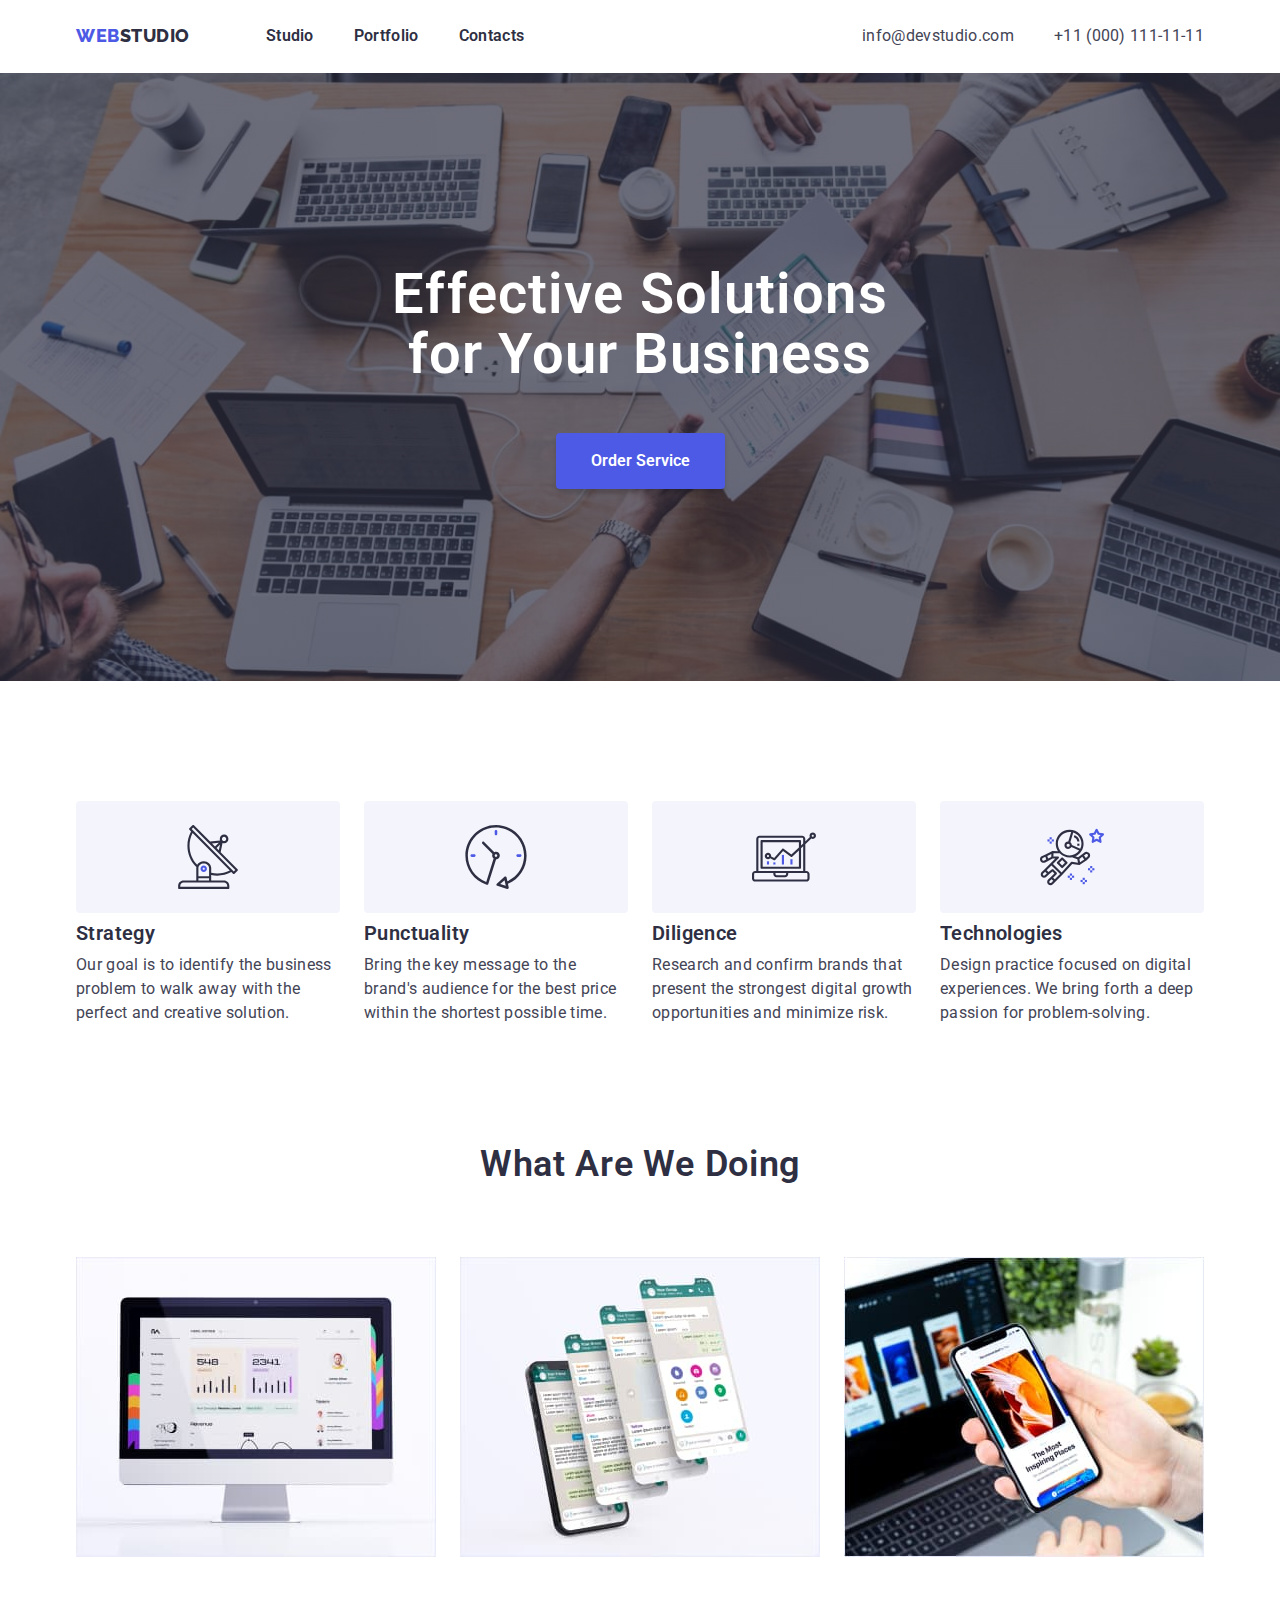
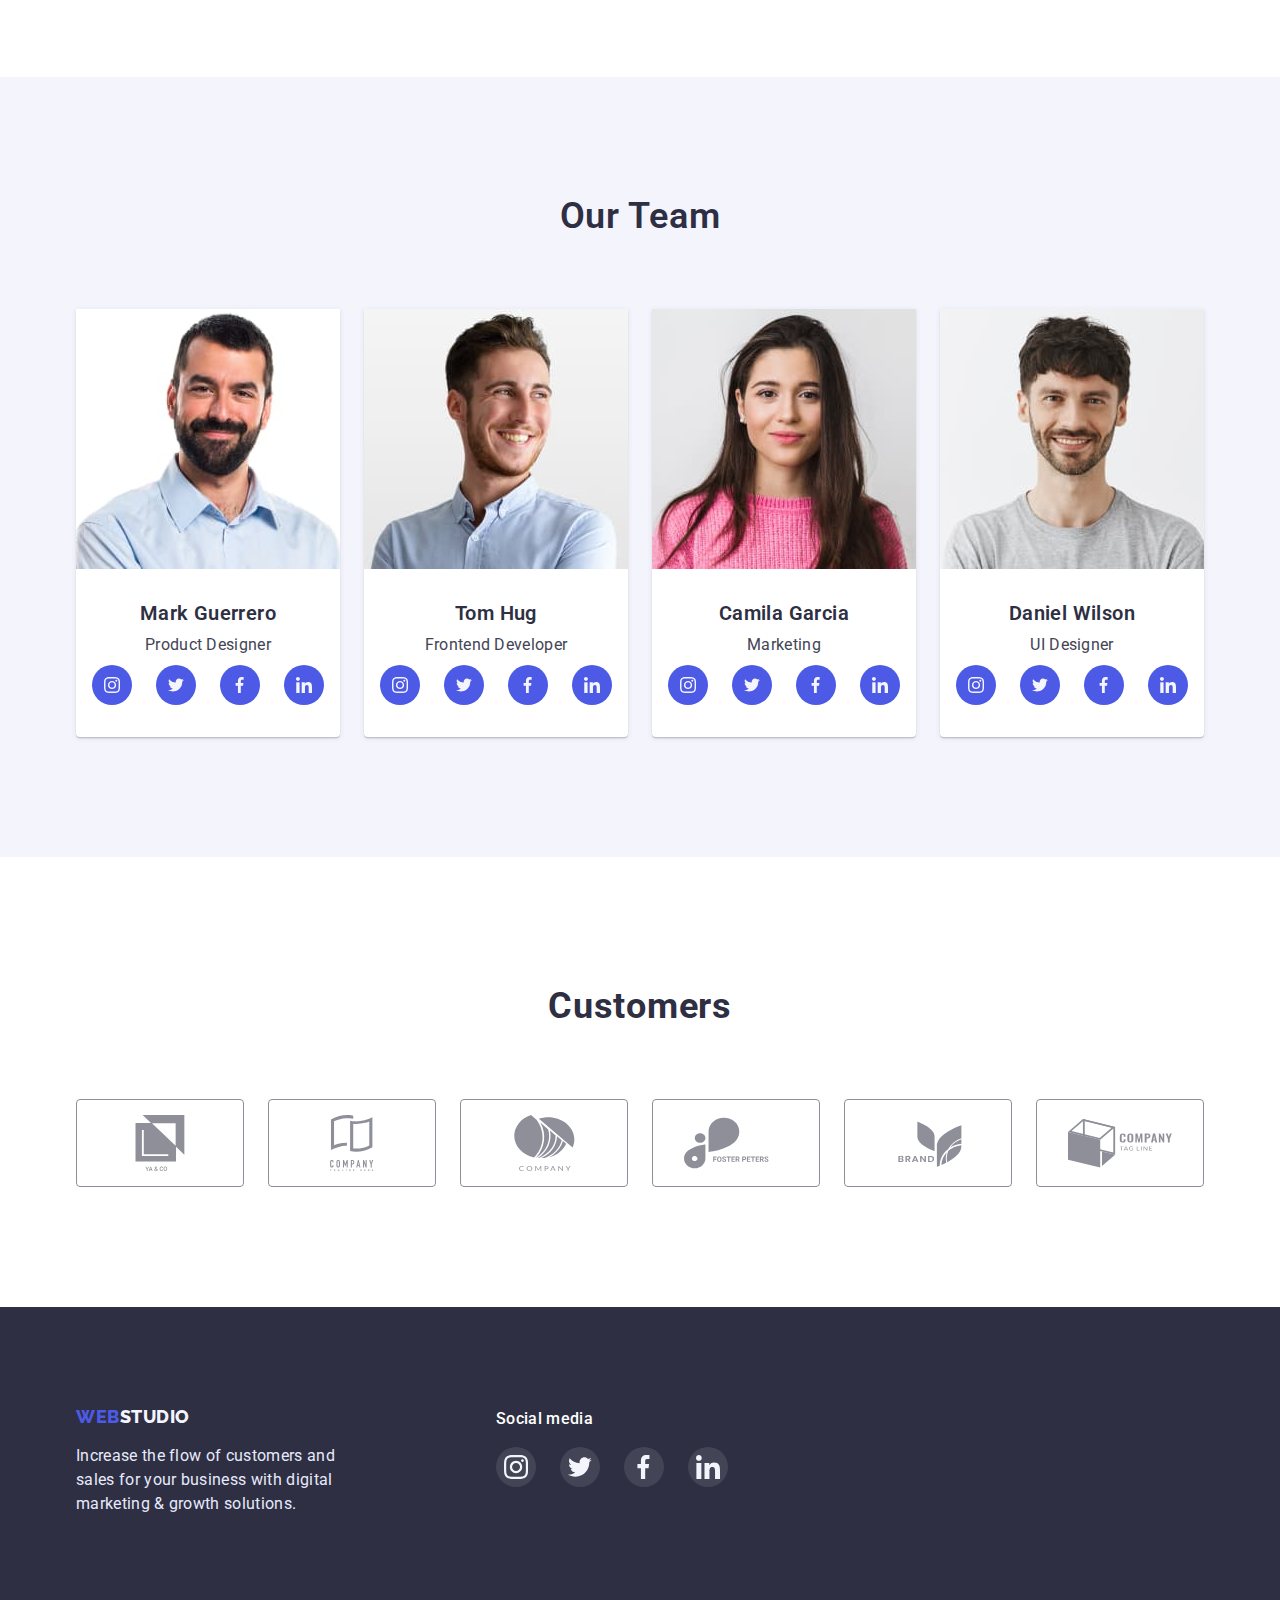
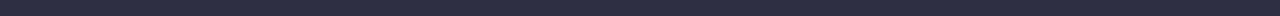
<file: index.html>
<!DOCTYPE html>
<html lang="en">
<head>
    <meta charset="UTF-8">
    <meta http-equiv="X-UA-Compatible" content="IE=edge">
    <meta name="viewport" content="width=device-width, initial-scale=1.0">
    <title>"WEBSTUDIO"</title>
    <link rel="preconnect" href="https://fonts.googleapis.com" />
    <link rel="preconnect" href="https://fonts.gstatic.com" crossorigin />
    <link
      href="https://fonts.googleapis.com/css2?family=Raleway:wght@800&family=Roboto:wght@400;500;700&display=swap" rel="stylesheet"/>
      <link rel="stylesheet" href="https://cdn.jsdelivr.net/npm/modern-normalize@1.1.0/modern-normalize.min.css">
      <link rel="stylesheet" href="./css/styles.css">
</head>
<body>
    <header class="header">
        
        <div class="container header-container">
            <nav class="header-navigation">
                <a href="./index.html" class="link header-logo"
                  >web<span class="span-studio">studio</span></a>
                <ul class="site-navigation list">
                  <li class="header-item">
                    <a class="link header-link" href="./index.html">Studio</a>
                  </li>
                  <li class="header-item">
                    <a class="link header-link" href="./portfolio.html">Portfolio</a>
                  </li>
                  <li class="header-item">
                    <a class="link header-link" href="">Contacts</a>
                  </li>
                </ul>
            </nav>
            <ul class="site-authorization list">
                <li class="header-item">
                  <a class="link header-mail" href="mailto:info@devstudio.com"
                    >info@devstudio.com</a
                  >
                </li>
                <li class="header-item">
                  <a class="link header-tel" href="tel:+110001111111"
                    >+11 (000) 111-11-11</a>
                </li>
            </ul>
        </div>
      
  </header>
  <main>
    <section class="hero">
<div class="container">
    <div class="hero-box">
        <h1 class="hero-title">Effective Solutions for Your Business</h1>
     

        <button type="button" class="hero-btn btn-hover btn-focus">Order Service</button>
    </div>
</div>
    </section>

    <section class="solution">
        <div class="container">
        <h2 class="solution-title visually-hidden">Solving a problem</h2>
        <ul class="solution-list list">
          <li class="solution-item">
            <div class="solution-icon-container">
              <svg class="solution-icon" width="64" height="64">
              <use href="./images/sprite.svg#icon-antenna"></use>
              </svg>
            </div>
            <h3 class="solution-subtitle">Strategy</h3>
            <div class="solution-organize">
              <p class="solution-text">
                Our goal is to identify the business problem to walk away with the
                perfect and creative solution.
              </p>
            </div>
          </li>
          <li>
            <div class="solution-icon-container">
              <svg class="solution-icon" width="64" height="64">
              <use href="./images/sprite.svg#icon-clock"></use>
              </svg>
            </div>
            <h3 class="solution-subtitle">Punctuality</h3>
            <div class="solution-organize">
              <p class="solution-text">
                Bring the key message to the brand's audience for the best price
                within the shortest possible time.
              </p>
            </div>
          </li>
          <li class="solution-item">
            <div class="solution-icon-container">
              <svg class="solution-icon" width="64" height="64">
              <use href="./images/sprite.svg#icon-diagram"></use>
              </svg>
            </div>
            <h3 class="solution-subtitle">Diligence</h3>
            <div class="solution-organize">
              <p class="solution-text">
                Research and confirm brands that present the strongest digital
                growth opportunities and minimize risk.
              </p>
            </div>
          </li>
          <li class="solution-item">
            <div class="solution-icon-container">
              <svg class="solution-icon" width="64" height="64">
              <use href="./images/sprite.svg#icon-astronaut"></use>
              </svg>
            </div>
            <h3 class="solution-subtitle">Technologies</h3>
            <div class="solution-organize">
              <p class="solution-text">
                Design practice focused on digital experiences. We bring forth a
                deep passion for problem-solving.
              </p>
            </div>
          </li>
        </ul>
        </div>
      </section>

      <section class="services">
        <div class="container">
            <h2 class="services-title">What are we doing</h2>
        <ul class="services-list list">
          <li class="services-items">
            <img src="./images/rectangle71.jpg" alt="monitor" width="360" />
          </li>
          <li class="services-items">
            <img src="./images/rectangle72.jpg" alt="phones" width="360" />
          </li>
          <li class="services-items">
            <img src="./images/rectangle73.jpg" alt="icon3" width="360" />
          </li>
        </ul>
        </div>
      </section>

      <section class="team">
        <div class="team-organise container">
          <h2 class="team-title">Our Team</h2>
        <ul class="team-list list">
          <li class="team-item">
            <img class="team-photo" src="./images/00.jpg" alt="Product Designer" width="264" />
            <div class="team-text-organise">
            <h3 class="team-subtitle">Mark Guerrero</h3>
            <p class="team-text">Product Designer</p>
            <ul class="social-list list">
              <li class="social-list-item">
                <a href="" class="social-list-link">
                  <svg class="social-list-icon" width="16" height="16">
                    <use href="./images/sprite.svg#instagram"></use>
                  </svg>
                </a>
              </li>
              <li class="social-list-item">
                <a href="" class="social-list-link">
                  <svg class="social-list-icon" width="16" height="16">
                    <use href="./images/sprite.svg#twiter"></use>
                  </svg>
                </a>
              </li>
              <li class="social-list-item">
                <a href="" class="social-list-link">
                  <svg class="social-list-icon" width="16" height="16">
                    <use href="./images/sprite.svg#facebook"></use>
                  </svg>
                </a>
              </li>
              <li class="social-list-item">
                <a href="" class="social-list-link">
                  <svg class="social-list-icon" width="16" height="16">
                    <use href="./images/sprite.svg#linkedin"></use>
                  </svg>
                </a>
              </li>
            </ul>
            </div>
          </li>
          <li class="team-item">
            <img class="team-photo" src="./images/01.jpg" alt="Frontend Developer" width="264" />
            <div class="team-text-organise">
            <h3 class="team-subtitle">Tom Hug</h3>
            <p class="team-text">Frontend Developer</p>
            <ul class="social-list list">
              <li class="social-list-item">
                <a href="" class="social-list-link">
                  <svg class="social-list-icon" width="16" height="16">
                    <use href="./images/sprite.svg#instagram"></use>
                  </svg>
                </a>
              </li>
              <li class="social-list-item">
                <a href="" class="social-list-link">
                  <svg class="social-list-icon" width="16" height="16">
                    <use href="./images/sprite.svg#twiter"></use>
                  </svg>
                </a>
              </li>
              <li class="social-list-item">
                <a href="" class="social-list-link">
                  <svg class="social-list-icon" width="16" height="16">
                    <use href="./images/sprite.svg#facebook"></use>
                  </svg>
                </a>
              </li>
              <li class="social-list-item">
                <a href="" class="social-list-link">
                  <svg class="social-list-icon" width="16" height="16">
                    <use href="./images/sprite.svg#linkedin"></use>
                  </svg>
                </a>
              </li>
            </ul>
          </div>
          </li>
          <li class="team-item">
            <img class="team-photo" src="./images/02.jpg" alt="Marketing" width="264" />
            <div class="team-text-organise">
            <h3 class="team-subtitle">Camila Garcia</h3>
            <p class="team-text">Marketing</p>
            <ul class="social-list list">
              <li class="social-list-item">
                <a href="" class="social-list-link">
                  <svg class="social-list-icon" width="16" height="16">
                    <use href="./images/sprite.svg#instagram"></use>
                  </svg>
                </a>
              </li>
              <li class="social-list-item">
                <a href="" class="social-list-link">
                  <svg class="social-list-icon" width="16" height="16">
                    <use href="./images/sprite.svg#twiter"></use>
                  </svg>
                </a>
              </li>
              <li class="social-list-item">
                <a href="" class="social-list-link">
                  <svg class="social-list-icon" width="16" height="16">
                    <use href="./images/sprite.svg#facebook"></use>
                  </svg>
                </a>
              </li>
              <li class="social-list-item">
                <a href="" class="social-list-link">
                  <svg class="social-list-icon" width="16" height="16">
                    <use href="./images/sprite.svg#linkedin"></use>
                  </svg>
                </a>
              </li>
            </ul>
          </div>
          </li>
          <li class="team-item">
            <img class="team-photo" src="./images/03.jpg" alt="Designer" width="264" />
            <div class="team-text-organise">
              <h3 class="team-subtitle">Daniel Wilson</h3>
              <p class="team-text">UI Designer</p>
              <ul class="social-list list">
                <li class="social-list-item">
                  <a href="" class="social-list-link">
                    <svg class="social-list-icon" width="16" height="16">
                      <use href="./images/sprite.svg#instagram"></use>
                    </svg>
                  </a>
                </li>
                <li class="social-list-item">
                  <a href="" class="social-list-link">
                    <svg class="social-list-icon" width="16" height="16">
                      <use href="./images/sprite.svg#twiter"></use>
                    </svg>
                  </a>
                </li>
                <li class="social-list-item">
                  <a href="" class="social-list-link">
                    <svg class="social-list-icon" width="16" height="16">
                      <use href="./images/sprite.svg#facebook"></use>
                    </svg>
                  </a>
                </li>
                <li class="social-list-item">
                  <a href="" class="social-list-link">
                    <svg class="social-list-icon" width="16" height="16">
                      <use href="./images/sprite.svg#linkedin"></use>
                    </svg>
                  </a>
                </li>
              </ul>
            </div>
          </li>
        </ul>
        </div>
      </section>
      <section class="customers">
        <div class="container">
            <h2 class="customers-title">Customers</h2>
        <ul class="customers-list list">
          <li class="customers-items">
            <a href="" class="customers-list-link">
            <svg class="customers-list-icon" width="104" height="56">
              <use href="./images/sprite.svg#ya-co"></use>
            </svg>
            </a>
          </li>
          <li class="customers-items">
            <a href="" class="customers-list-link">
            <svg class="customers-list-icon" width="104" height="56">
              <use href="./images/sprite.svg#teg-company"></use>
            </svg>
            </a>
          </li>
          <li class="customers-items">
            <a href="" class="customers-list-link">
            <svg class="customers-list-icon" width="104" height="56">
              <use href="./images/sprite.svg#company"></use>
            </svg>
            </a>
          </li>
          <li class="customers-items">
            <a href="" class="customers-list-link">
            <svg class="customers-list-icon" width="104" height="56">
              <use href="./images/sprite.svg#foster-peters"></use>
            </svg>
            </a>
          </li>
          <li class="customers-items">
            <a href="" class="customers-list-link">
            <svg class="customers-list-icon" width="104" height="56">
              <use href="./images/sprite.svg#brand"></use>
            </svg>
            </a>
          </li>
          <li class="customers-items">
            <a href="" class="customers-list-link">
            <svg class="customers-list-icon" width="104" height="56">
              <use href="./images/sprite.svg#company-tag-line"></use>
            </svg>
            </a>
          </li>
        </ul>
        </div>
      </section>
</main>
<footer class="footer">
  <div class="container">
    <div class="footer-box">
      <div class="footer-left-box">
        <a href="./index.html" class="link footer-logo"><span class="footer-span">web</span>studio</a>
        <p class="footer-text">
          Increase the flow of customers and sales for your business with digital
          marketing & growth solutions.
        </p>
      </div>
      <div class="social-media-box">
        <h2 class="social-media-title">Social media</h2>
        <ul class="social-list-footer list">
          <li class="social-item-footer">
            <a href="" class="social-link-footer">
              <svg class="social-footer-icon" width="24" height="24">
                <use href="./images/sprite.svg#instagram"></use>
              </svg>
            </a>
          </li>
          <li class="social-item-footer">
            <a href="" class="social-link-footer">
              <svg class="social-footer-icon" width="24" height="24">
                <use href="./images/sprite.svg#twiter"></use>
              </svg>
            </a>
          </li>
          <li class="social-item-footer">
            <a href="" class="social-link-footer">
              <svg class="social-footer-icon" width="24" height="24">
                <use href="./images/sprite.svg#facebook"></use>
              </svg>
            </a>
          </li>
          <li class="social-item-footer">
            <a href="" class="social-link-footer">
              <svg class="social-footer-icon" width="24" height="24">
                <use href="./images/sprite.svg#linkedin"></use>
              </svg>
            </a>
          </li>
        </ul>
      </div>

      

    </div>
  </div>
</footer>
</body>
</html>
</file>
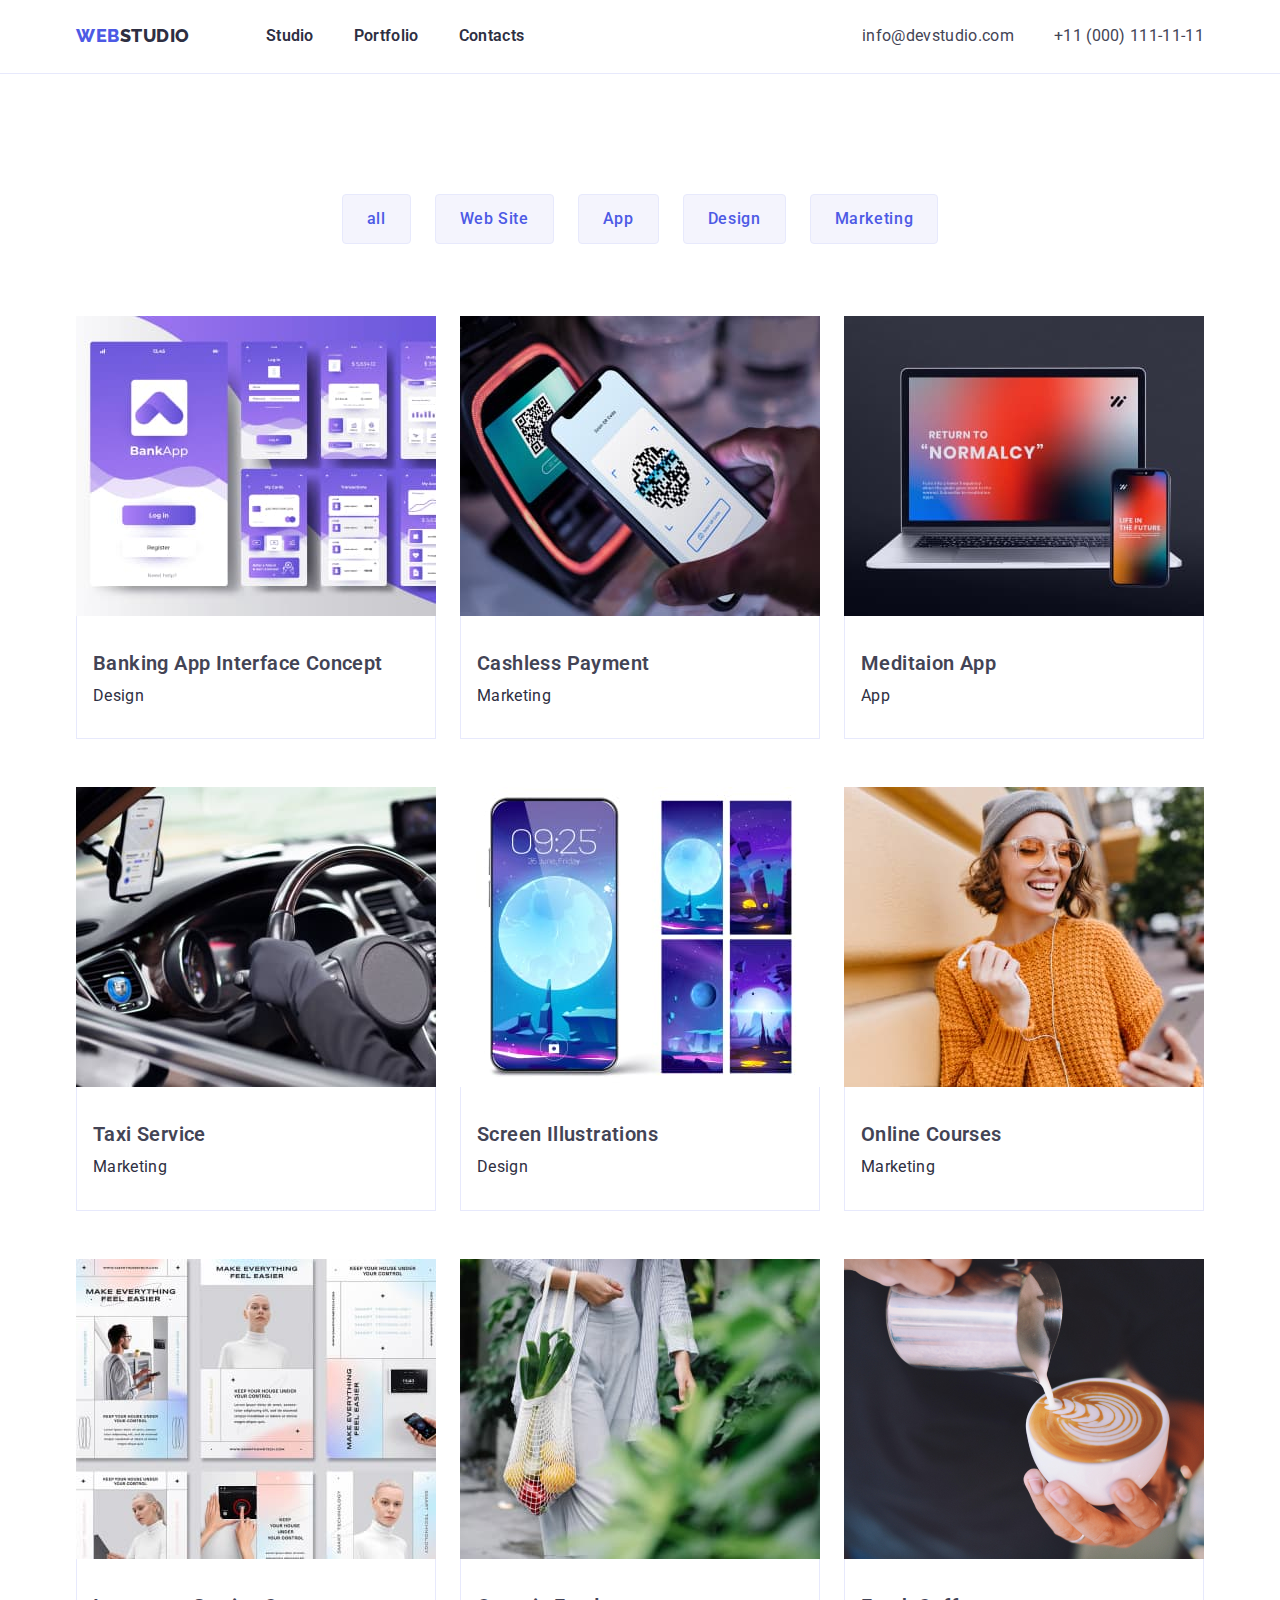
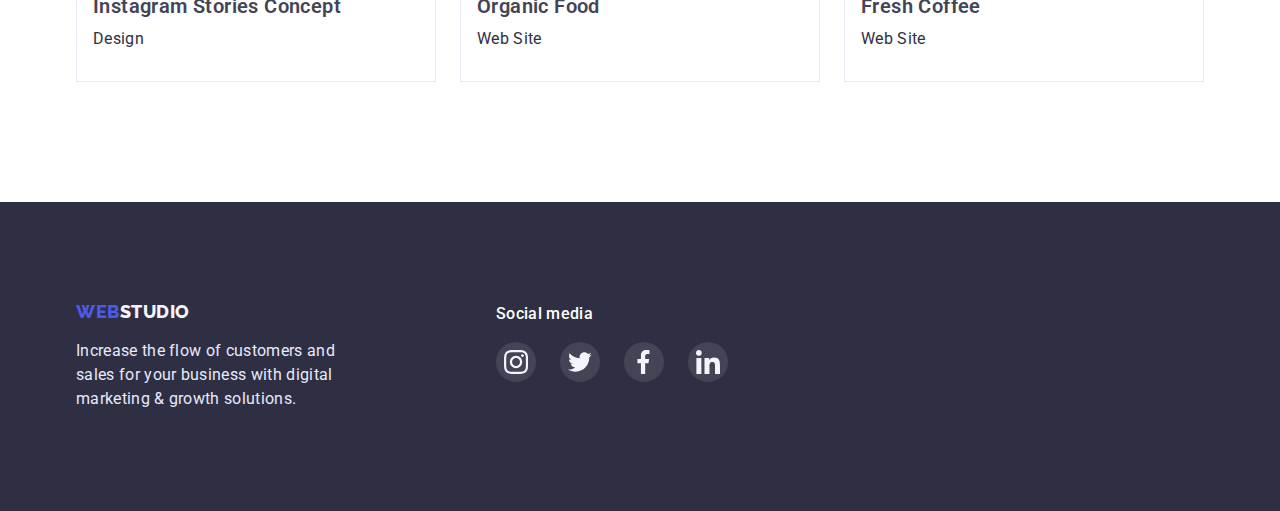
<file: portfolio.html>
<!DOCTYPE html>
<html lang="en">
  <head>
    <meta charset="UTF-8" />
    <meta http-equiv="X-UA-Compatible" content="IE=edge" />
    <meta name="viewport" content="width=device-width, initial-scale=1.0" />
    <title>Document</title>
    <link rel="preconnect" href="https://fonts.googleapis.com" />
    <link rel="preconnect" href="https://fonts.gstatic.com" crossorigin />
    <link
      href="https://fonts.googleapis.com/css2?family=Raleway:wght@800&family=Roboto:wght@400;500;700&display=swap"
      rel="stylesheet"
    />
    <link
      rel="stylesheet"
      href="https://cdn.jsdelivr.net/npm/modern-normalize@1.1.0/modern-normalize.min.css"
    />
    <link rel="stylesheet" href="./css/styles.css" />
  </head>
  <body class="site-body">
    <header class="header">
      <div class="container header-container">
        <nav class="header-navigation">
          <a href="./index.html" class="link header-logo"
            >web<span class="span-studio">studio</span></a
          >
          <ul class="site-navigation list">
            <li class="header-item">
              <a class="link header-link" href="./index.html">Studio</a>
            </li>
            <li class="header-item">
              <a class="link header-link" href="./portfolio.html">Portfolio</a>
            </li>
            <li class="header-item">
              <a class="link header-link" href="">Contacts</a>
            </li>
          </ul>
        </nav>
        <ul class="site-authorization list">
          <li class="header-item">
            <a class="link header-mail" href="mailto:info@devstudio.com"
              >info@devstudio.com</a
            >
          </li>
          <li class="header-item">
            <a class="link header-tel" href="tel:+110001111111"
              >+11 (000) 111-11-11</a
            >
          </li>
        </ul>
      </div>
    </header>
    <main>
      <section class="projects">
        <div class="container">
          <h1 class="visually-hidden">our projects</h1>
          <ul class="project-global project-filter list">
            <li class="project-item">
              <button
                type="button"
                class="portfolio-btn portfolio-btn-hover portfolio-btn-focus"
              >
                all
              </button>
            </li>
            <li class="project-item">
              <button
                type="button"
                class="portfolio-btn portfolio-btn-hover portfolio-btn-focus"
              >
                Web Site
              </button>
            </li>
            <li class="project-item">
              <button
                type="button"
                class="portfolio-btn portfolio-btn-hover portfolio-btn-focus"
              >
                App
              </button>
            </li>
            <li class="project-item">
              <button
                type="button"
                class="portfolio-btn portfolio-btn-hover portfolio-btn-focus"
              >
                Design
              </button>
            </li>
            <li class="project-item">
              <button
                type="button"
                class="portfolio-btn portfolio-btn-hover portfolio-btn-focus"
              >
                Marketing
              </button>
            </li>
          </ul>
          <ul class="project-list list link">
            <li class="project-li">
              <img
                class="project-img"
                src="./images/06.jpg"
                alt="Banking App Interface Concept"
                width="360"
              />
              <div class="project-item-sign">
                <h2 class="project-title">Banking App Interface Concept</h2>
                <p class="project-text">Design</p>
              </div>
            </li>
            <li class="project-li">
              <img
                class="project-img"
                src="./images/07.jpg"
                alt="Cashless Payment"
                width="360"
              />
              <div class="project-item-sign">
                <h2 class="project-title">Cashless Payment</h2>
                <p class="project-text">Marketing</p>
              </div>
            </li>
            <li class="project-li">
              <img
                class="project-img"
                src="./images/08.jpg"
                alt="Meditaion App"
                width="360"
              />
              <div class="project-item-sign">
                <h2 class="project-title">Meditaion App</h2>
                <p class="project-text">App</p>
              </div>
            </li>
            <li class="project-li">
              <img
                class="project-img"
                src="./images/04.jpg"
                alt="Taxi Service"
                width="360"
              />
              <div class="project-item-sign">
                <h2 class="project-title">Taxi Service</h2>
                <p class="project-text">Marketing</p>
              </div>
            </li>
            <li class="project-li">
              <img
                class="project-img"
                src="./images/10.jpg"
                alt="Screen Illustrations"
                width="360"
              />

              <div class="project-item-sign">
                <h2 class="project-title">Screen Illustrations</h2>
                <p class="project-text">Design</p>
              </div>
            </li>
            <li class="project-li">
              <img
                class="project-img"
                src="./images/11.jpg"
                alt="Online Courses"
                width="360"
              />
              <div class="project-item-sign">
                <h2 class="project-title">Online Courses</h2>
                <p class="project-text">Marketing</p>
              </div>
            </li>
            <li class="project-li">
              <img
                class="project-img"
                src="./images/12.jpg"
                alt="Instagram Stories Concept"
                width="360"
              />
              <div class="project-item-sign">
                <h2 class="project-title">Instagram Stories Concept</h2>
                <p class="project-text">Design</p>
              </div>
            </li>
            <li class="project-li">
              <img
                class="project-img"
                src="./images/13.jpg"
                alt="Organic Food"
                width="360"
              />
              <div class="project-item-sign">
                <h2 class="project-title">Organic Food</h2>
                <p class="project-text">Web Site</p>
              </div>
            </li>
            <li class="project-li">
              <img
                class="project-img"
                src="./images/14.jpg"
                alt="Fresh Coffee"
                width="360"
              />
              <div class="project-item-sign">
                <h2 class="project-title">Fresh Coffee</h2>
                <p class="project-text">Web Site</p>
              </div>
            </li>
          </ul>
        </div>
      </section>
    </main>
    <footer class="footer">
      <div class="container">
        <div class="footer-box">
          <div class="footer-left-box">
            <a href="./index.html" class="link footer-logo"><span class="footer-span">web</span>studio</a>
            <p class="footer-text">
              Increase the flow of customers and sales for your business with digital
              marketing & growth solutions.
            </p>
          </div>
          <div class="social-media-box">
            <h2 class="social-media-title">Social media</h2>
            <ul class="social-list-footer list">
              <li class="social-item-footer">
                <a href="" class="social-link-footer">
                  <svg class="social-footer-icon" width="24" height="24">
                    <use href="./images/sprite.svg#instagram"></use>
                  </svg>
                </a>
              </li>
              <li class="social-item-footer">
                <a href="" class="social-link-footer">
                  <svg class="social-footer-icon" width="24" height="24">
                    <use href="./images/sprite.svg#twiter"></use>
                  </svg>
                </a>
              </li>
              <li class="social-item-footer">
                <a href="" class="social-link-footer">
                  <svg class="social-footer-icon" width="24" height="24">
                    <use href="./images/sprite.svg#facebook"></use>
                  </svg>
                </a>
              </li>
              <li class="social-item-footer">
                <a href="" class="social-link-footer">
                  <svg class="social-footer-icon" width="24" height="24">
                    <use href="./images/sprite.svg#linkedin"></use>
                  </svg>
                </a>
              </li>
            </ul>
          </div>
    
          
    
        </div>
      </div>
    </footer>
  </body>
</html>
</file>
<file: css/styles.css>
:root{
    --text-color:#2E2F42;
    --title-color:#434455;
    --background-color:#2E2F42;
    --active-color:#4D5AE5;
    --pressed-color:#404BBF;
    --btn-text:#FFFFFF; 
    --background-light:#F4F4FD;
    --logo-web:#4D5AE5;
    --logo-web:#E7E9FC;
    --line-border:#E7E9FC;
    --authorization:#434455;
    --team-text:#434455;
    --white:#FFFFFF;
    --portfolio-btn:#e7e9fc;
    --portfolio-text-btn:#4D5AE5;
    --portfolio-text-hover-btn:#fff;
    --portfolio-tlo-hover-btn:#404BBF;
    --footer-text:#E7E9FC;
}

h1,h2,h3,h4,p{
    margin-top: 0;
    margin-bottom: 0;
}

ul,ol{
    padding-left: 0;
}

img{
    display: block;
}

.list {list-style: none;}
.link {text-decoration: none;}

section{
    padding-top: 120px;
    padding-bottom: 120px;
}

/* ------------------HEADER------------------ */

body {font-family: 'Roboto', sans-serif;
    background-color: var(--white);
    color: var(--text-color);}

.header{
  padding-top: 24px;
  padding-bottom: 25px;
}

.container{
  width: 1158px;
  margin-right: auto;
  margin-left: auto;
  padding-left: 15px;
  padding-right: 15px;
  /* border: 3px solid #000; */
}

.project-global{
  display: flex;
  align-content: center;
  justify-content: center;
}


.header-navigation{
display: flex;
align-items: center;
}


.header-container{
  display:flex;
  align-items: center;
  justify-content: space-between;
}


.header-logo{
  font-family: 'Raleway', sans-serif;
  font-weight: 800;
  font-size: 18px;
  line-height: 1.33;
  letter-spacing: 0.03em;
  text-transform: uppercase;
  color: var(--active-color);
  margin-right: 76px;

}

.header-item:not(:last-child){
  margin-right: 40px;
}


.span-studio{color: var(--background-color);}
.span-studio:hover {
  color: var(--active-color);
}

.span-studio:focus {
  color: var(--active-color);
 }

.header-logo:hover {
  color: var(--active-color);
  }


  .site-navigation{
    display: flex;
    align-items: center;
}

.site-navigation a{
color: var(--text-color);
font-family: 'Roboto';
font-style: normal;
font-weight: 600;
font-size: 16px;
line-height: 1.5;
}

.site-authorization{
    display: flex;
    align-items: center;
}

.site-authorization a{
color: var(--authorization);
font-family: 'Roboto';
font-style: normal;
font-weight: 400;
font-size: 16px;
line-height: 1.5;
}

.header-link:hover{
    color: var(--active-color);
}

.header-link:focus{
    color: var(--active-color);
}

.header-tel{
    font-weight: 400;
    font-size: 16px;
    line-height: 1.5;
    letter-spacing: 0.02em;
    color: var(--authorization);
    }

.header-mail{
    font-weight: 400;
    font-size: 16px;
    line-height: 1.5;
    letter-spacing: 0.02em;
    color: var(--authorization);
}
    
.header-mail:hover,
.header-mail:focus{
    color: var(--active-color);
}

.header-tel:hover,
.header-tel:focus{
    color: var(--active-color);
}


.visually-hidden {
    position: absolute;
    white-space: nowrap;
    width: 1px;
    height: 1px;
    overflow: hidden;
    border: 0;
    padding: 0;
    clip: rect(0 0 0 0);
    clip-path: inset(50%);
    margin: -1px;
}

.header-link {
    font-weight: 600;
    font-size: 16px;
    line-height: 1.5;
    letter-spacing: 0.02em;
    color: var(--text-color);
    }
    
/* ----------------HERO------------------- */

    .hero {
        background-color: var(--background-color);
        text-align: center;
        padding-top: 192px;
        padding-bottom: 192px;
        background-image: linear-gradient(rgba(46, 47, 66, 0.7), rgb(46, 47, 66, 0.7)), url(../images/people-office.jpg);
        background-size: cover;
        /* background-color: var(--background-color); */
        }

        .hero-box{
            width: 550px;
            margin-left: auto;
            margin-right: auto;
            text-align: center;
        
            /* height: 500px; */
            }

        .hero-title{
            font-weight: 600;
            font-size: 56px;
            line-height: 1.07;
            text-align: center;
            letter-spacing: 0.02em;
            color: var(--white);
            /* margin-top: 68px; */
            margin-bottom: 48px;
            }
         
        .btn-hover:hover,
        .btn-focus:focus{
            background-color: var(--pressed-color);
        }

        .hero-btn {
            /* margin-left: 493.84px;
            margin-right: 493.84px; */
            width: 169px;
            height: 56px;
            /* padding-top: 16px;
            padding-bottom: 16px;
            padding-left: 31px;
            padding-right: 31px; */
            border: none;
            border-radius: 4px;
            box-shadow: 0px 4px 4px rgba(0, 0, 0, 0.15);
            font-family: inherit;
            font-weight: 600;
            font-size: 16px;
            color: var(--btn-text);
            cursor: pointer;
            background-color: var(--active-color);
           }


/* ------------------SOLUTION------------------ */
        

           .solution {
            padding-bottom: 0px;
        }
        .solution-title {
        }

        .solution-icon-list{
            display: flex;
        }

        .solution-icon-items{
            display: flex;
            justify-content: center;
            align-items: center;
            width: 264px;
            height: 112px;
            background: #F4F4FD;
            border-radius: 4px;
            gap: 24px;
           
        }

        .solution-icon{
            fill: #;
        }

        .solution-icon-container{
            display: flex;
            justify-content: center;
            align-items: center;
            width: 264px;
            height: 112px;
            left: 0px;
            top: 0px;
            background: #F4F4FD;
            border-radius: 4px;
            margin-bottom: 8px;
        }

        .solution-organize{
            width: 264px;
            margin-left: auto;
            margin-right: auto;
        }
        .solution-list {
            display: flex;
            align-items: center;
            justify-content: space-between;
        }
        /* .solution-list :not(:last-child){
            margin-right: 24px; */
        /* } */
        .solution-subtitle {
            font-weight: 600;
            font-size: 20px;
            line-height: 1.2;
            letter-spacing: 0.02em;
            color: var(--text-color);
            margin-bottom: 8px;
        }
        
        .solution-text{
        font-weight: 400;
        font-size: 16px;
        line-height: 1.5;
        letter-spacing: 0.02em;
        color: #434455;
        padding-bottom: 0px;
        }
 
/* --------------------SERVICES ----------------*/

.services {
}
.services-title {
    font-weight: 600;
    font-size: 36px;
    line-height: 1.11;
    text-align: center;
    letter-spacing: 0.02em;
    text-transform: capitalize;
    color: var(--text-color);
    margin-bottom: 72px;
}
.services-list {
    display: flex;
    align-items: center;
}
.services-items{
}

.services-items:not(:nth-child(3n)) {
    margin-right: 24px;
}

/* --------------------TEAM -------------------*/

.team {
    background-color: var(--background-light);
}
.team-title {
    font-weight: 600;
    font-size: 36px;
    line-height: 1.11;
    text-align: center;
    letter-spacing: 0.02em;
    text-transform: capitalize;
    color: var(--text-color);
    margin-bottom: 72px;
}
.team-list {
    display: flex;
    flex-wrap: wrap;
    /* justify-content: space-between; */
}
.team-item {
    background-color: var(--white);
    box-shadow: 0px 1px 6px rgba(46, 47, 66, 0.08), 0px 1px 1px rgba(46, 47, 66, 0.16), 0px 2px 1px rgba(46, 47, 66, 0.08);
    border-radius: 0px 0px 4px 4px;
}

.team-text-organise{
    padding-top: 32px;
    padding-bottom: 32px;
    padding-right: 16px;
    padding-left: 16px;
}

.team-item:not(:nth-child(4n)) {
    margin-right: 24px;
}
.team-photo {

}
.team-subtitle {
    font-weight: 600;
    font-size: 20px;
    line-height: 1.2;
    text-align: center;
    letter-spacing: 0.02em;
    color: var(--text-color);
    margin-bottom: 8px;
}
.team-text{
    font-weight: 400;
    font-size: 16px;
    line-height: 1.5;
    text-align: center;
    letter-spacing: 0.02em;
    color: var(--team-text);
    margin-bottom: 8px;
}

.social-list{
    display: flex;
    justify-content: center;
    gap: 24px;
}

.social-list-link{
    display: flex;
    justify-content: center;
    align-items: center;
    background-color: var(--portfolio-text-btn);
    width: 40px;
    height: 40px;
    border-radius: 50%;
}

.social-list-icon{
    fill: var(--background-light);
}

.social-list-link:hover{
   background-color: var(--portfolio-tlo-hover-btn);
}
.social-list-link:focus{
    background-color: var(--portfolio-tlo-hover-btn);
 }


 /* -------------CUSTOMERS----------------- */

 .customers-title {
    font-weight: 700;
    font-size: 36px;
    line-height: 1.11;
    text-align: center;
    letter-spacing: 0.02em;
    color: var(--text-color);
    margin-bottom: 72px;
    margin-top: 10px;
}


 .customers-list{
    display: flex;
    justify-content: center;
    align-items: center;
    justify-content: space-between;
}


 .customers-list-link{
    display: flex;
    justify-items: center;
    align-items: center;
    width: 168px;
    height: 88px;
    border: 1px solid #8E8F99;
    border-radius: 4px;
    background-color: transparent;
 }
.customers-list-link:hover, 
.customers-list-link:focus{
    border: 1px solid #404BBF;
}



.customers-list-icon{
    fill: #8E8F99; 
    margin-left: auto;
    margin-right: auto;   
}
.customers-list-link:hover .customers-list-icon,
.customers-list-link:focus .customers-list-icon{
    fill: #404BBF;
}








/* ------------PROJECTS-------------- */

.projects {
    border-top: 1px solid var(--line-border);
    /* margin-bottom: 120px; */
}
.project-filter {
    margin-bottom: 72px;
}
.project-item:not(:last-child){
    margin-right: 24px;
}

.project-list {
    display: flex;
    flex-wrap: wrap;
    row-gap: 48px;
    column-gap: 24px;
   }
.project-li {
    background-color: var(--white);
    }
.project-img {
}

.project-title {
font-weight: 600;
font-size: 20px;
line-height: 1.5;
letter-spacing: 0.02em;
color: var(--title-color);
}

.project-item-sign{
    width: 360px;
    background-color: #fff;
    padding-left: 16px;
    padding-top: 32px;
    padding-bottom: 32px;
    border-bottom: 1px solid #E7E9FC;
    border-left: 1px solid #E7E9FC;
    border-right: 1px solid #E7E9FC;
    
}

.project-item-sign:hover,
.project-item-sign:focus{
    border: 0.5px solid #F4F4FD;
    box-shadow: 0px 1px 6px rgba(46, 47, 66, 0.08), 0px 1px 1px rgba(46, 47, 66, 0.16), 0px 2px 1px rgba(46, 47, 66, 0.08);
}

.project-text {
font-size: 16px;
line-height: 1.28;
Letter-spacing: 0.02em;
color: var(--text-color);
margin-top: 8px;
}

.portfolio-btn{
font-family: 'Roboto';
font-style: normal;
padding-top: 12px;
padding-bottom: 12px;
padding-left: 24px;
padding-right: 24px;
font-weight: 500;
font-size: 16px;
line-height: 1.5;
display: flex;
align-items: center;
text-align: center;
letter-spacing: 0.04em;
color: var(--portfolio-text-btn);
background-color: var(--background-light);
cursor: pointer;
border: 1px solid var(--line-border);
border-radius: 4px;   
}

.portfolio-btn-hover:hover{
    background-color: var(--portfolio-tlo-hover-btn);
    color: var(--portfolio-text-hover-btn);
    box-shadow: 0px 3px 1px rgba(0, 0, 0, 0.1), 0px 2px 1px rgba(0, 0, 0, 0.08), 0px 2px 2px rgba(0, 0, 0, 0.12);
    border: 1px solid var(--pressed-color);    
}
.portfolio-btn-focus:focus{
    background-color: var(--portfolio-tlo-hover-btn);
    color: var(--portfolio-text-hover-btn);
    box-shadow: 0px 3px 1px rgba(0, 0, 0, 0.1), 0px 2px 1px rgba(0, 0, 0, 0.08), 0px 2px 2px rgba(0, 0, 0, 0.12);
    border: 1px solid var(--pressed-color);
}


.project-link{
font-weight: 600;
font-size: 16px;
line-height: 1.5;
text-align: center;
letter-spacing: 0.04em;
color: var(--logo-web);
background-color: var(--background-light);
cursor: pointer;
}

.project-link:hover{
    color: var(--white);
    background-color: var(--logo-web);
}


h1,h2,h3,h4,p {
    margin-top: 0;
    margin-bottom: 0;}

    ul,ol{
    margin-top: 0;
    margin-bottom: 0;
    padding-left: 0;
}


/* ----------------- FOOTER----------------- */

.footer{
    background-color: var(--background-color);
    padding-top: 100px;
    padding-bottom: 100px;
}

.footer-logo{
    font-family: 'Raleway', sans-serif;
    font-style: normal;
    font-weight: 800;
    font-size: 18px;
    line-height: 1.16;
    letter-spacing: 0.03em;
    text-transform: uppercase;
    color: var(--background-light);
}

.footer-span{
    color: var(--active-color);
}

.footer-text{
    font-weight: 400;
    font-size: 16px;
    line-height: 1.5;
    letter-spacing: 0.02em;
    color: var(--footer-text);
    margin-top: 16px;
}

.footer-logo:hover,
.footer-logo:focus{
    color: var(--active-color);
}

.footer-box{
    display: flex;    
}

.footer-left-box{
    width: 300px;
    margin-right: 120px;
    margin-left: 0;
}

.social-media-title{
    font-weight: 500;
    font-size: 16px;
    line-height: 1.5;
    letter-spacing: 0.02em;
    color: var(--white);
    margin-bottom: 16px;
}

.social-media-list {
    display: flex;
    justify-content: center;
    gap: 16px;
}


/* .social-media-link{
    width: 40px;
    height: 40px;
    border-radius: 50%;
    background-image: linear-gradient(rgba(255, 255, 255, 0.1), rgba(255, 255, 255, 0.1));
    display: block;    
} */

.social-media-link {
    display: flex;
    justify-content: center;
     align-items: center;
     width: 40px;
     height: 40px;
     border-radius: 50%;
     background: rgba(255, 255, 255, 0.1);
     
 }

    .social-media-list-item {
        display: flex;
        /* align-items: center;
        justify-content: center; */
       }

       .social-media-icon{
        fill: var(--white);
        }

        .social-list-footer{
            display: flex;
            justify-content: center;
            gap: 24px;
        }

        .social-item-footer {
        }

        .social-link-footer{
            display: flex;
            justify-content: center;
            align-items: center;
            background-color: rgba(255, 255, 255, 0.1);
            width: 40px;
            height: 40px;
            border-radius: 50%;
        }

        .social-link-footer:hover{
            background-color: #31D0AA;
         }
         .social-link-footer:focus{
             background-color: #31D0AA;
          }
         
        .social-footer-icon{
            fill: var(--background-light);
        }
</file>
